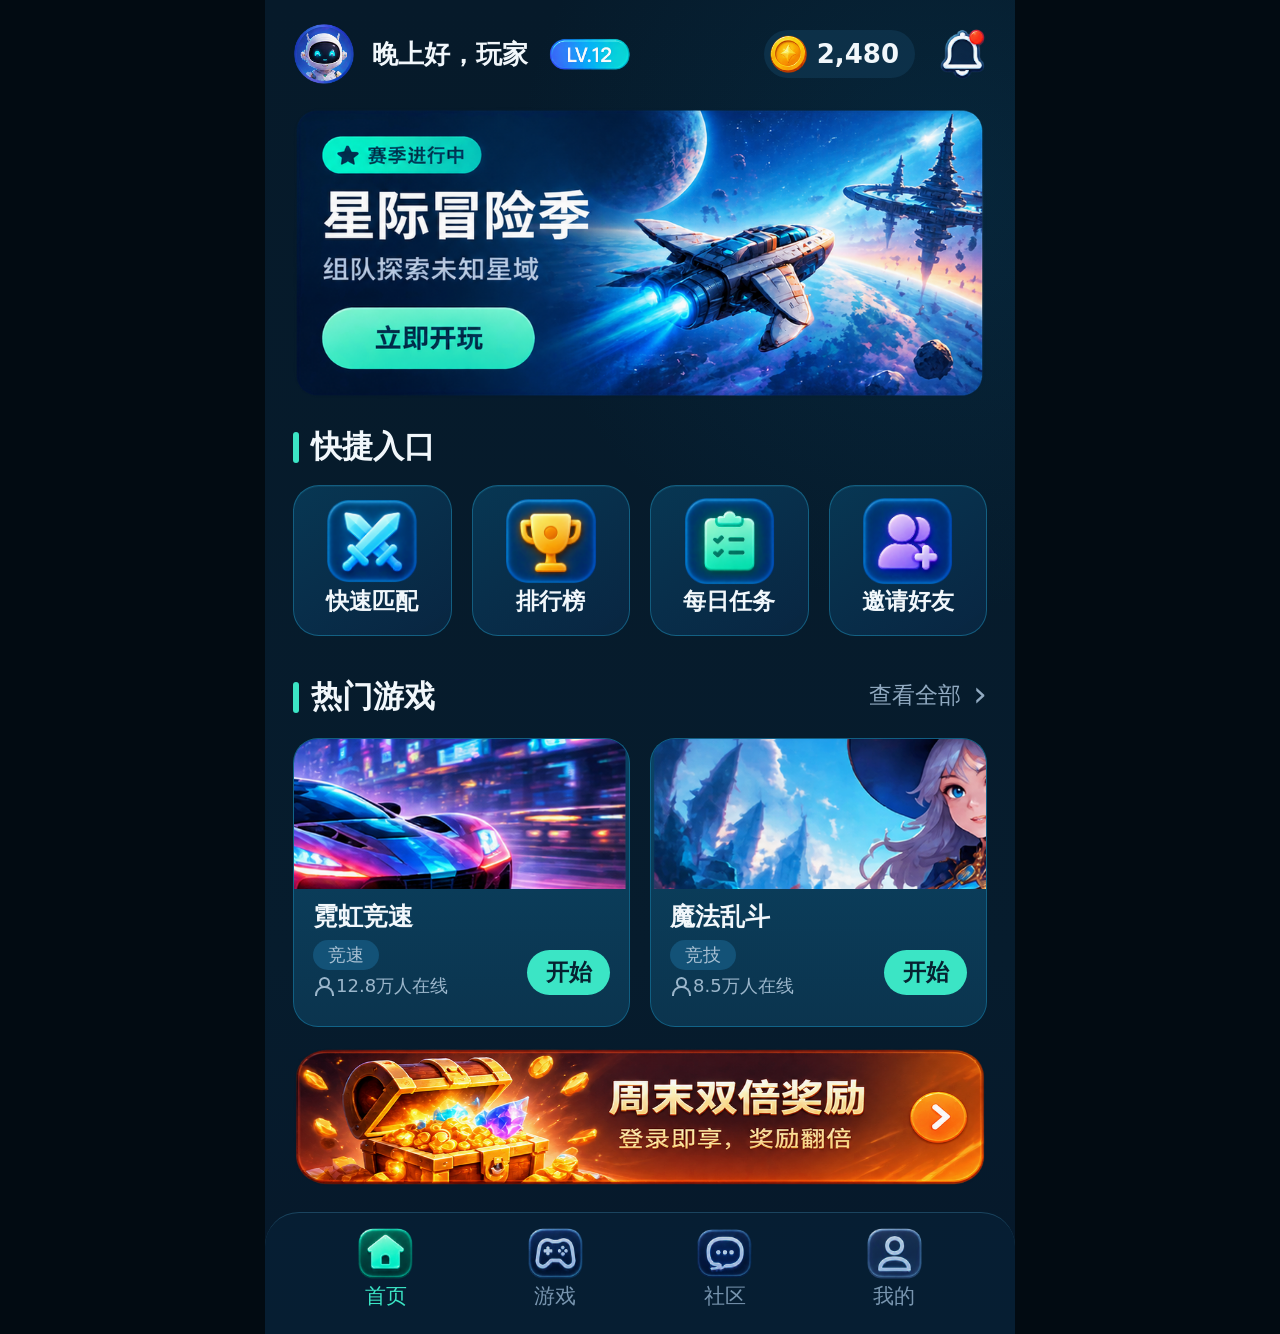
<file: src/index.html>
<!doctype html>
<html lang="zh-CN">
<head>
  <meta charset="utf-8">
  <meta name="viewport" content="width=device-width,initial-scale=1,maximum-scale=1,user-scalable=no">
  <meta name="theme-color" content="#071b2b">
  <title>游戏首页</title>
  <link rel="preload" href="../assets/approved/hero-carousel.png" as="image">
  <link rel="stylesheet" href="styles.css">
</head>
<body>
  <main class="app" aria-label="游戏首页">
    <header class="topbar">
      <img class="avatar" src="../assets/approved/player-avatar.png" alt="玩家头像">
      <strong class="greeting">晚上好，玩家</strong>
      <img class="level-pill" src="../assets/approved/level-pill.png" alt="等级 LV.12">
      <div class="coin-balance"><img src="../assets/approved/coin-icon.png" alt="金币"><span>2,480</span></div>
      <button class="icon-button notification" type="button" aria-label="通知"><img src="../assets/approved/notification-bell.png" alt=""></button>
    </header>

    <button class="hero-button" type="button" aria-label="立即开始星际冒险季">
      <img src="../assets/approved/hero-carousel.png" alt="星际冒险季，组队探索未知星域，立即开玩">
    </button>

    <section class="quick-section" aria-labelledby="quick-title">
      <h2 id="quick-title" class="section-title">快捷入口</h2>
      <div class="quick-grid">
        <button type="button"><span class="quick-icon"><img src="../assets/approved/quick-match-icon.png" alt=""></span><strong>快速匹配</strong></button>
        <button type="button"><span class="quick-icon"><img src="../assets/approved/ranking-icon.png" alt=""></span><strong>排行榜</strong></button>
        <button type="button"><span class="quick-icon"><img src="../assets/approved/daily-task-icon.png" alt=""></span><strong>每日任务</strong></button>
        <button type="button"><span class="quick-icon"><img src="../assets/approved/invite-friends-icon.png" alt=""></span><strong>邀请好友</strong></button>
      </div>
    </section>

    <section class="games-section" aria-labelledby="games-title">
      <div class="section-heading"><h2 id="games-title" class="section-title">热门游戏</h2><button type="button">查看全部 <span aria-hidden="true">›</span></button></div>
      <div class="games-grid">
        <article class="game-card">
          <img class="cover" src="../assets/approved/neon-racing-cover.png" alt="霓虹竞速游戏画面">
          <div class="game-info"><h3>霓虹竞速</h3><span class="genre">竞速</span><div class="game-row"><span class="players"><span class="people-icon" aria-hidden="true"></span>12.8万人在线</span><button type="button">开始</button></div></div>
        </article>
        <article class="game-card">
          <img class="cover" src="../assets/approved/magic-brawl-cover.png" alt="魔法乱斗游戏画面">
          <div class="game-info"><h3>魔法乱斗</h3><span class="genre">竞技</span><div class="game-row"><span class="players"><span class="people-icon" aria-hidden="true"></span>8.5万人在线</span><button type="button">开始</button></div></div>
        </article>
      </div>
    </section>

    <button class="reward-banner" type="button" aria-label="周末双倍奖励"><img src="../assets/approved/weekend-reward-banner.png" alt="周末双倍奖励，登录即享奖励翻倍"></button>

    <nav class="bottom-nav" aria-label="主导航">
      <button class="active" type="button"><img src="../assets/approved/nav-home-icon.png" alt=""><span>首页</span></button>
      <button type="button"><img src="../assets/approved/nav-games-icon.png" alt=""><span>游戏</span></button>
      <button type="button"><img src="../assets/approved/nav-community-icon.png" alt=""><span>社区</span></button>
      <button type="button"><img src="../assets/approved/nav-profile-icon.png" alt=""><span>我的</span></button>
    </nav>
  </main>
  <script src="app.js"></script>
</body>
</html>
</file>
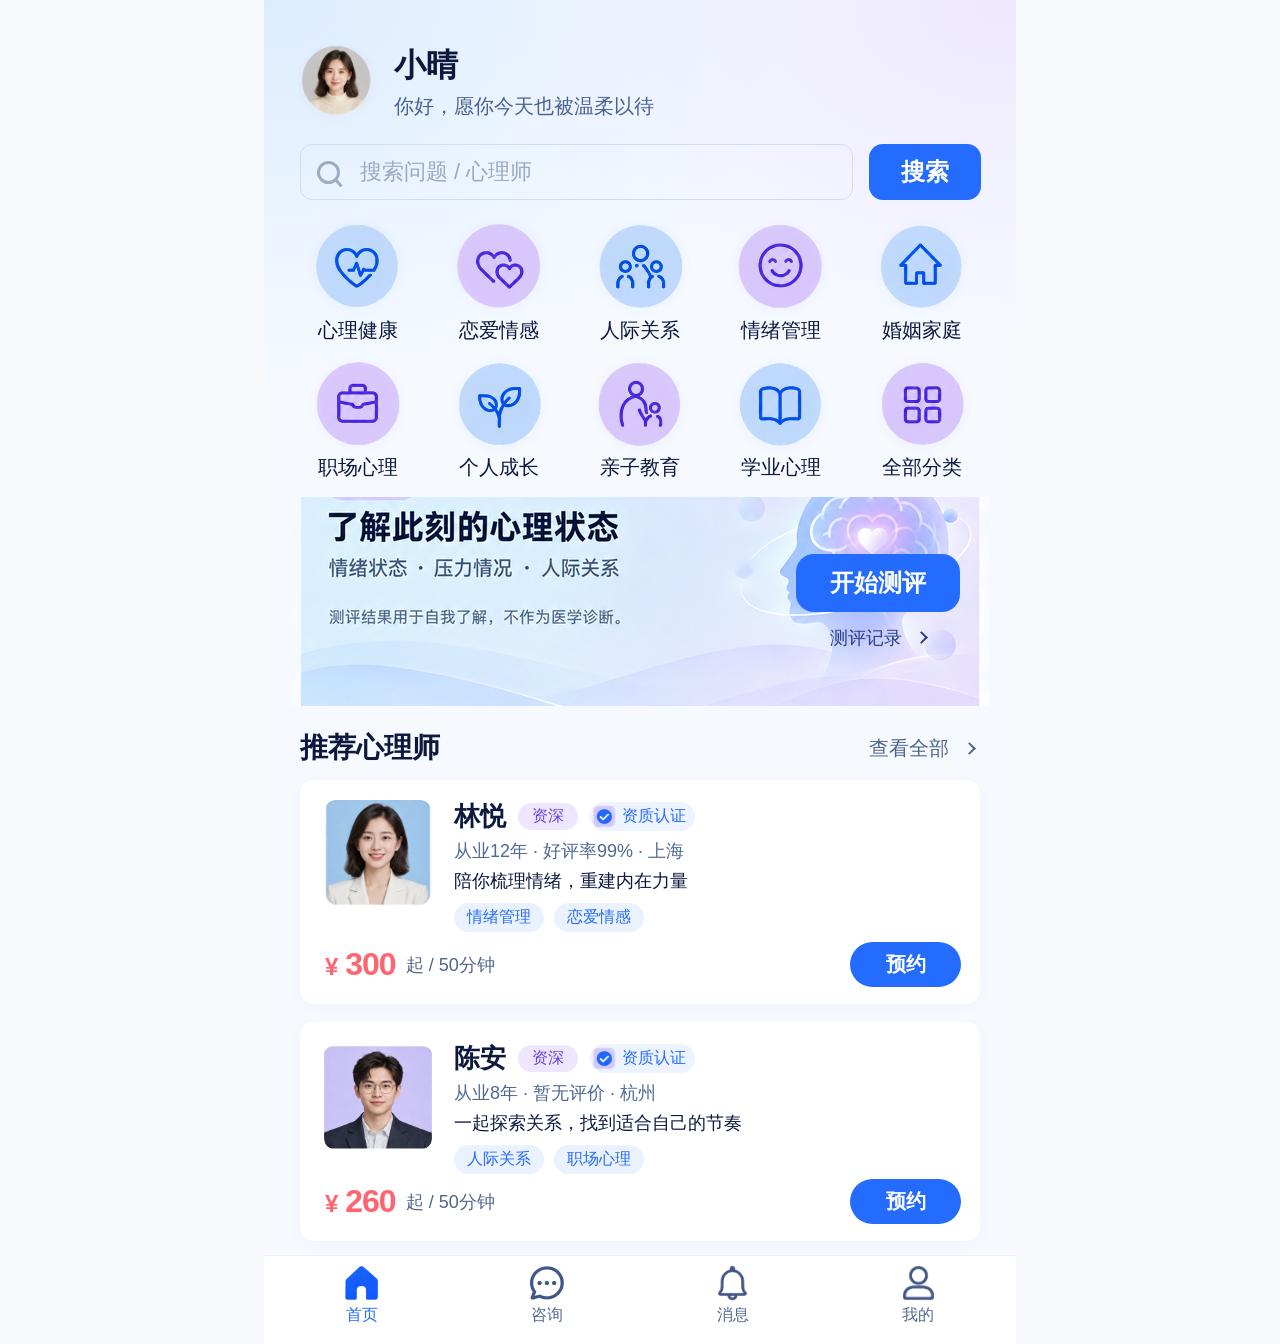
<file: pages/page-003/src/index.html>
<!doctype html><html lang="zh-CN"><head><meta charset="UTF-8"><meta name="viewport" content="width=752"><title>心理咨询 · 首页</title><link rel="stylesheet" href="styles.css"></head><body><main class="canvas"><header><img class="avatar" src="../assets/approved/asset-002.png" alt="小晴"><div><h1>小晴</h1><p>你好，愿你今天也被温柔以待</p></div></header><form class="search" id="search"><label><span class="magnifier" aria-hidden="true"></span><input name="query" aria-label="搜索问题 / 心理师" placeholder="搜索问题 / 心理师"></label><button class="primary">搜索</button></form><nav class="categories" aria-label="咨询分类"><button data-category="心理健康"><img class="" src="../assets/approved/asset-003.png" alt=""><span>心理健康</span></button><button data-category="恋爱情感"><img class="" src="../assets/approved/asset-004.png" alt=""><span>恋爱情感</span></button><button data-category="人际关系"><img class="" src="../assets/approved/asset-005.png" alt=""><span>人际关系</span></button><button data-category="情绪管理"><img class="" src="../assets/approved/asset-006.png" alt=""><span>情绪管理</span></button><button data-category="婚姻家庭"><img class="" src="../assets/approved/asset-007.png" alt=""><span>婚姻家庭</span></button><button data-category="职场心理"><img class="" src="../assets/approved/asset-008.png" alt=""><span>职场心理</span></button><button data-category="个人成长"><img class="" src="../assets/approved/asset-009.png" alt=""><span>个人成长</span></button><button data-category="亲子教育"><img class="" src="../assets/approved/asset-010.png" alt=""><span>亲子教育</span></button><button data-category="学业心理"><img class="" src="../assets/approved/asset-011.png" alt=""><span>学业心理</span></button><button data-category="全部分类"><img class="" src="../assets/approved/asset-012.png" alt=""><span>全部分类</span></button></nav><section class="assessment" aria-label="AI 测评"><img class="assessment-art" src="../assets/approved/asset-001.png" alt="了解此刻的心理状态。情绪状态 · 压力情况 · 人际关系。测评结果用于自我了解，不作为医学诊断。"><div class="assessment-actions"><button class="primary" id="start">开始测评</button><button id="records">测评记录 <span class="chevron"></span></button></div></section><section class="recommendations"><div class="section-heading"><h2>推荐心理师</h2><button id="all">查看全部 <span class="chevron"></span></button></div><div class="doctor-list"><article class="doctor" data-doctor="0"><button class="identity" data-detail="0" aria-label="查看林悦详情"><img class="portrait" src="../assets/approved/asset-013.png" alt="林悦心理师"><div><div class="name"><strong>林悦</strong><span class="senior">资深</span><span class="verified"><img class="" src="../assets/approved/asset-014.png" alt="">资质认证</span></div><p class="meta">从业12年 · 好评率99% · 上海</p><p class="intro">陪你梳理情绪，重建内在力量</p><div class="tags"><span>情绪管理</span><span>恋爱情感</span></div></div></button><div class="booking"><span class="price"><small>¥</small> 300</span><span class="duration">起 / 50分钟</span><button class="primary reserve" data-book="0">预约</button></div></article><article class="doctor" data-doctor="1"><button class="identity" data-detail="1" aria-label="查看陈安详情"><img class="portrait" src="../assets/approved/asset-015.png" alt="陈安心理师"><div><div class="name"><strong>陈安</strong><span class="senior">资深</span><span class="verified"><img class="" src="../assets/approved/asset-014.png" alt="">资质认证</span></div><p class="meta">从业8年 · 暂无评价 · 杭州</p><p class="intro">一起探索关系，找到适合自己的节奏</p><div class="tags"><span>人际关系</span><span>职场心理</span></div></div></button><div class="booking"><span class="price"><small>¥</small> 260</span><span class="duration">起 / 50分钟</span><button class="primary reserve" data-book="1">预约</button></div></article></div></section><nav class="bottom-nav" aria-label="主导航"><button data-nav="首页" aria-current="page"><img class="" src="../assets/approved/asset-016.png" alt=""><span>首页</span></button><button data-nav="咨询" ><img class="" src="../assets/approved/asset-017.png" alt=""><span>咨询</span></button><button data-nav="消息" ><img class="" src="../assets/approved/asset-018.png" alt=""><span>消息</span></button><button data-nav="我的" ><img class="" src="../assets/approved/asset-019.png" alt=""><span>我的</span></button></nav></main><dialog id="panel"><div class="dialog-heading"><h2 id="panel-title"></h2><button id="close" aria-label="关闭">×</button></div><div id="panel-body"></div></dialog><script src="app.js"></script></body></html>
</file>
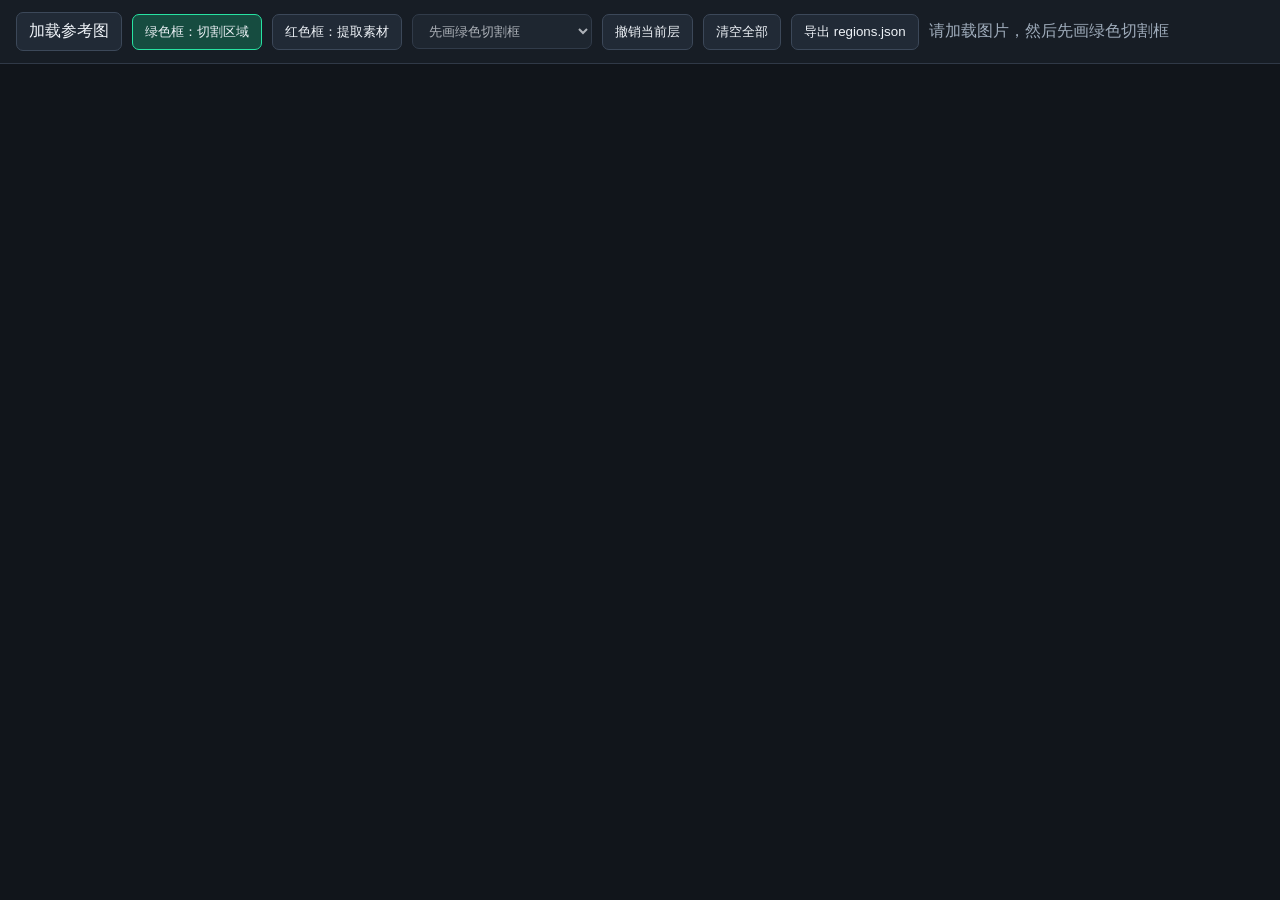
<file: tools/region-marker.html>
<!doctype html>
<html lang="zh-CN">
<head>
  <meta charset="utf-8">
  <meta name="viewport" content="width=device-width,initial-scale=1">
  <title>UI 素材区域标记器</title>
  <style>
    :root { color-scheme: dark; font-family: system-ui, sans-serif; }
    body { margin: 0; background: #11151b; color: #eef2f7; }
    header { position: sticky; top: 0; z-index: 2; display: flex; flex-wrap: wrap; gap: 10px; align-items: center; padding: 12px 16px; background: #171d25; border-bottom: 1px solid #303947; }
    button, label, select { border: 1px solid #3c4859; border-radius: 7px; padding: 8px 12px; background: #212a36; color: inherit; cursor: pointer; }
    button:hover, label:hover, select:hover { background: #2a3544; }
    button.active { border-color: #27e3a2; background: #164c40; }
    input[type=file] { display: none; }
    #status { color: #9eabba; }
    main { padding: 24px; overflow: auto; }
    #stage, #assetStage { position: relative; width: max-content; line-height: 0; user-select: none; }
    #image, #assetCanvas { display: block; max-width: none; }
    #overlay, #assetOverlay { position: absolute; inset: 0; cursor: crosshair; }
    #assetStage { display: none; }
    .region { position: absolute; box-sizing: border-box; border: 2px solid #27e3a2; background: rgb(39 227 162 / 12%); cursor: pointer; }
    .region.selected { border-color: #ffe06b; background: rgb(255 224 107 / 15%); }
    .target { position: absolute; box-sizing: border-box; border: 2px solid #ff4f68; background: rgb(255 79 104 / 12%); pointer-events: none; }
    .region span, .target span { position: absolute; top: 0; left: 0; padding: 7px 6px; color: white; font: 12px/1 system-ui; white-space: nowrap; }
    .region span { background: #0e604a; }
    .target span { background: #9e2639; }
    #selection { min-width: 180px; }
  </style>
</head>
<body>
  <header>
    <label>加载参考图<input id="file" type="file" accept="image/png,image/jpeg,image/webp"></label>
    <button id="cropMode" class="active">绿色框：切割区域</button>
    <button id="assetMode">红色框：提取素材</button>
    <select id="selection" disabled><option>先画绿色切割框</option></select>
    <button id="undo">撤销当前层</button>
    <button id="clear">清空全部</button>
    <button id="export">导出 regions.json</button>
    <span id="status">请加载图片，然后先画绿色切割框</span>
  </header>
  <main>
    <div id="stage"><img id="image"><div id="overlay"></div></div>
    <div id="assetStage"><canvas id="assetCanvas"></canvas><div id="assetOverlay"></div></div>
  </main>
  <script>
    const file = document.querySelector('#file');
    const image = document.querySelector('#image');
    const overlay = document.querySelector('#overlay');
    const stage = document.querySelector('#stage');
    const assetStage = document.querySelector('#assetStage');
    const assetCanvas = document.querySelector('#assetCanvas');
    const assetOverlay = document.querySelector('#assetOverlay');
    const selection = document.querySelector('#selection');
    const status = document.querySelector('#status');
    const regions = [];
    let mode = 'crop';
    let selectedRegion = -1;
    let start = null;

    function loadImage(src) {
      regions.length = 0; selectedRegion = -1; mode = 'crop';
      image.onload = () => { overlay.style.width = `${image.naturalWidth}px`; overlay.style.height = `${image.naturalHeight}px`; render(); };
      image.src = src;
    }
    function render() {
      stage.style.display = mode === 'crop' ? 'block' : 'none';
      assetStage.style.display = mode === 'asset' ? 'block' : 'none';
      if (mode === 'crop') {
        overlay.replaceChildren();
        regions.forEach((r, i) => {
          const box = document.createElement('div'); box.className = `region${i === selectedRegion ? ' selected' : ''}`;
          Object.assign(box.style, {left:`${r.x}px`, top:`${r.y}px`, width:`${r.width}px`, height:`${r.height}px`});
          const tag = document.createElement('span'); tag.textContent = `切割-${String(i + 1).padStart(3, '0')}`; box.append(tag);
          box.addEventListener('click', e => { e.stopPropagation(); selectedRegion = i; render(); }); overlay.append(box);
        });
      } else drawAssetCanvas();
      selection.replaceChildren();
      regions.forEach((r, i) => { const o = document.createElement('option'); o.value = i; o.textContent = `切割-${String(i + 1).padStart(3, '0')}（${r.targets.length} 个素材）`; o.selected = i === selectedRegion; selection.append(o); });
      selection.disabled = !regions.length;
      status.textContent = image.src ? `${image.naturalWidth} × ${image.naturalHeight}，切割区域 ${regions.length} 个，当前模式：${mode === 'crop' ? '绿色切割框' : '红色素材框'}` : '请加载图片';
    }
    function drawAssetCanvas() {
      assetOverlay.replaceChildren();
      const r = regions[selectedRegion]; if (!r) return;
      assetCanvas.width = r.width; assetCanvas.height = r.height; assetStage.style.width = `${r.width}px`; assetStage.style.height = `${r.height}px`;
      assetCanvas.getContext('2d').drawImage(image, r.x, r.y, r.width, r.height, 0, 0, r.width, r.height);
      r.targets.forEach((t, i) => { const box = document.createElement('div'); box.className = 'target'; Object.assign(box.style, {left:`${t.x}px`, top:`${t.y}px`, width:`${t.width}px`, height:`${t.height}px`}); const tag = document.createElement('span'); tag.textContent = `素材-${String(i + 1).padStart(3, '0')}`; box.append(tag); assetOverlay.append(box); });
    }
    function pointerStart(event, target) { if (!image.src || (mode === 'asset' && selectedRegion < 0)) return; const rect = target.getBoundingClientRect(); start = {x:Math.round(event.clientX - rect.left), y:Math.round(event.clientY - rect.top)}; target.setPointerCapture(event.pointerId); }
    function pointerEnd(event, target) {
      if (!start) return; const rect = target.getBoundingClientRect(); const end = {x:Math.round(event.clientX - rect.left), y:Math.round(event.clientY - rect.top)}; const maxW = mode === 'crop' ? image.naturalWidth : regions[selectedRegion].width; const maxH = mode === 'crop' ? image.naturalHeight : regions[selectedRegion].height; const x = Math.max(0, Math.min(start.x, end.x)); const y = Math.max(0, Math.min(start.y, end.y)); const width = Math.min(maxW, Math.max(start.x, end.x)) - x; const height = Math.min(maxH, Math.max(start.y, end.y)) - y;
      if (width >= 8 && height >= 8) mode === 'crop' ? regions.push({x, y, width, height, purpose:'', approved:true, targets:[]}) : regions[selectedRegion].targets.push({x, y, width, height, purpose:'', approved:true}); start = null; render();
    }
    overlay.addEventListener('pointerdown', e => pointerStart(e, overlay)); overlay.addEventListener('pointerup', e => pointerEnd(e, overlay));
    assetOverlay.addEventListener('pointerdown', e => pointerStart(e, assetOverlay)); assetOverlay.addEventListener('pointerup', e => pointerEnd(e, assetOverlay));
    document.querySelector('#cropMode').onclick = () => { mode = 'crop'; render(); document.querySelector('#cropMode').classList.add('active'); document.querySelector('#assetMode').classList.remove('active'); };
    document.querySelector('#assetMode').onclick = () => { if (!regions.length) return; mode = 'asset'; if (selectedRegion < 0) selectedRegion = 0; render(); document.querySelector('#assetMode').classList.add('active'); document.querySelector('#cropMode').classList.remove('active'); };
    selection.onchange = () => { selectedRegion = Number(selection.value); render(); };
    document.querySelector('#undo').onclick = () => { if (mode === 'crop') regions.pop(); else if (regions[selectedRegion]) regions[selectedRegion].targets.pop(); render(); };
    document.querySelector('#clear').onclick = () => { regions.length = 0; selectedRegion = -1; render(); };
    document.querySelector('#export').onclick = () => { if (!image.src) return; const payload = {canvas:{width:image.naturalWidth,height:image.naturalHeight}, regions:regions.map((r,i)=>({id:`region-${String(i+1).padStart(3,'0')}`, ...r, targets:r.targets.map((t,j)=>({id:`target-${String(j+1).padStart(3,'0')}`, ...t}))}))}; const link = document.createElement('a'); link.href = URL.createObjectURL(new Blob([JSON.stringify(payload,null,2)],{type:'application/json'})); link.download='regions.json'; link.click(); URL.revokeObjectURL(link.href); };
    file.addEventListener('change', () => { if (file.files[0]) loadImage(URL.createObjectURL(file.files[0])); });
    const defaultImage = new URLSearchParams(location.search).get('image'); if (defaultImage) loadImage(defaultImage);
  </script>
</body>
</html>
</file>
<file: src/styles.css>
:root {
  color-scheme: dark;
  --page: #061a2a;
  --surface: #092d46;
  --surface-deep: #08263c;
  --stroke: #0b5575;
  --text: #f1f7fb;
  --muted: #91aac1;
  --accent: #3be5c5;
  font-family: "PingFang SC", "Microsoft YaHei", system-ui, sans-serif;
}

* { box-sizing: border-box; }
html, body { margin: 0; width: 100%; min-height: 100%; background: #020b12; }
body { display: flex; justify-content: center; color: var(--text); }
button { font: inherit; color: inherit; border: 0; cursor: pointer; }
button:focus-visible { outline: 3px solid #a8fff0; outline-offset: 3px; }
button:active { transform: scale(.985); }

.app {
  position: relative;
  width: 750px;
  height: 1334px;
  overflow: hidden;
  background:
    radial-gradient(circle at 90% 14%, rgba(10, 92, 132, .18), transparent 32%),
    linear-gradient(180deg, #061a2a 0%, #061c2d 72%, #06182a 100%);
}

.topbar { position: absolute; left: 28px; top: 21px; width: 694px; height: 66px; display: flex; align-items: center; }
.avatar { width: 62px; height: 62px; object-fit: contain; }
.greeting { margin-left: 17px; font-size: 26px; line-height: 1; letter-spacing: 0; white-space: nowrap; }
.level-pill { width: 83px; height: 42px; object-fit: contain; margin-left: 20px; }
.coin-balance { margin-left: auto; height: 48px; min-width: 132px; padding: 4px 16px 4px 5px; border-radius: 24px; background: rgba(15, 53, 79, .78); display: flex; align-items: center; gap: 8px; }
.coin-balance img { width: 40px; height: 40px; object-fit: contain; }
.coin-balance span { font-size: 26px; font-weight: 700; letter-spacing: 0; }
.icon-button { background: transparent; padding: 0; }
.notification { margin-left: 24px; width: 48px; height: 54px; }
.notification img { width: 100%; height: 100%; object-fit: contain; }

.hero-button { position: absolute; left: 28px; top: 107px; width: 694px; height: 292px; padding: 0; border-radius: 27px; overflow: hidden; background: transparent; }
.hero-button img { width: 100%; height: 100%; display: block; object-fit: fill; }

.section-title { position: relative; margin: 0; padding-left: 18px; font-size: 31px; line-height: 38px; font-weight: 750; letter-spacing: 0; }
.section-title::before { content: ""; position: absolute; left: 0; top: 5px; width: 6px; height: 31px; border-radius: 3px; background: var(--accent); }
.quick-section { position: absolute; left: 28px; top: 427px; width: 694px; height: 219px; }
.quick-grid { display: grid; grid-template-columns: repeat(4, 1fr); gap: 20px; margin-top: 20px; }
.quick-grid button { height: 151px; padding: 8px 8px 18px; border: 1px solid rgba(25, 123, 160, .64); border-radius: 26px; background: linear-gradient(145deg, rgba(8, 57, 86, .94), rgba(9, 38, 66, .96)); box-shadow: inset 0 1px 0 rgba(97, 221, 244, .08); display: flex; flex-direction: column; align-items: center; justify-content: flex-end; }
.quick-icon { display: block; width: 92px; height: 88px; margin-bottom: 1px; }
.quick-icon img { width: 100%; height: 100%; object-fit: contain; }
.quick-grid strong { font-size: 23px; line-height: 31px; white-space: nowrap; letter-spacing: 0; }

.games-section { position: absolute; left: 28px; top: 678px; width: 694px; height: 348px; }
.section-heading { display: flex; align-items: center; justify-content: space-between; height: 43px; }
.section-heading .section-title, .section-heading > button { transform: translateY(-4px); }
.section-heading > button { padding: 7px 0 7px 16px; background: transparent; color: var(--muted); font-size: 23px; }
.section-heading > button span { padding-left: 5px; font-size: 35px; line-height: 10px; vertical-align: -3px; }
.games-grid { display: grid; grid-template-columns: 337px 337px; gap: 20px; margin-top: 17px; }
.game-card { height: 289px; overflow: hidden; border: 1px solid rgba(20, 111, 150, .72); border-radius: 25px; background: linear-gradient(180deg, #0a4565, #0b344e); }
.cover { display: block; width: 100%; height: 150px; object-fit: cover; }
.game-info { position: relative; padding: 12px 19px 13px; }
.game-info h3 { margin: 0 0 8px; font-size: 25px; line-height: 31px; letter-spacing: 0; }
.genre { display: inline-flex; align-items: center; height: 30px; padding: 0 15px; border-radius: 15px; background: #135277; color: #a8c0d3; font-size: 18px; }
.game-row { display: flex; align-items: center; justify-content: space-between; margin-top: 4px; }
.players { display: flex; align-items: center; color: #9bb6cb; font-size: 18px; white-space: nowrap; }
.people-icon { position: relative; width: 18px; height: 20px; margin-right: 5px; }
.people-icon::before { content: ""; position: absolute; left: 6px; top: 1px; width: 7px; height: 7px; border: 2px solid currentColor; border-radius: 50%; }
.people-icon::after { content: ""; position: absolute; left: 2px; bottom: 0; width: 15px; height: 8px; border: 2px solid currentColor; border-bottom: 0; border-radius: 9px 9px 0 0; }
.game-row button { position: absolute; right: 19px; bottom: 16px; width: 83px; height: 45px; border-radius: 23px; background: var(--accent); color: #062231; font-size: 23px; font-weight: 700; }

.reward-banner { position: absolute; left: 28px; top: 1047px; width: 694px; height: 140px; padding: 0; background: transparent; border-radius: 26px; overflow: hidden; }
.reward-banner img { display: block; width: 100%; height: 100%; object-fit: fill; }

.bottom-nav { position: absolute; left: 0; bottom: 0; width: 750px; height: 122px; padding: 11px 36px 5px; display: grid; grid-template-columns: repeat(4, 1fr); border-top: 1px solid rgba(37, 89, 119, .66); border-radius: 34px 34px 0 0; background: rgba(7, 31, 51, .98); }
.bottom-nav button { background: transparent; display: flex; flex-direction: column; align-items: center; justify-content: flex-start; color: #7895af; font-size: 21px; line-height: 28px; }
.bottom-nav img { width: 57px; height: 57px; margin-bottom: 0; object-fit: contain; opacity: .9; }
.bottom-nav .active { color: var(--accent); }
.bottom-nav .active img { opacity: 1; }

@media (max-width: 749px) {
  .app { transform-origin: top center; transform: scale(calc(100vw / 750)); margin-bottom: calc((1334px * (100vw / 750)) - 1334px); }
}

@media (prefers-reduced-transparency: reduce) {
  .coin-balance, .bottom-nav { background: #08243a; }
}
</file>
<file: pages/page-003/src/styles.css>
*{box-sizing:border-box}body{margin:0;background:#f6f8fc;color:#0c183e;font-family:"Microsoft YaHei","PingFang SC",Arial,sans-serif}button,input{font:inherit}button{cursor:pointer;border:0;background:none;color:inherit}button:focus-visible,input:focus-visible{outline:4px solid #8cb3ff;outline-offset:4px}button:active{filter:brightness(.94)}.canvas{width:752px;height:1344px;position:relative;margin:0 auto;overflow:hidden;background:radial-gradient(ellipse 610px 430px at 0 0,#dcecff 0,transparent 90%),radial-gradient(ellipse 630px 410px at 100% 0,#eee8ff 0,transparent 85%),#f6faff}header{position:absolute;top:44px;left:37px;display:flex;align-items:center;gap:20px}.avatar{width:73px;height:73px;object-fit:cover;border-radius:50%}h1{font-size:32px;margin:0 0 2px;font-weight:700}header p{font-size:20px;color:#49618e;margin:0;line-height:32px}.search{position:absolute;left:36px;right:35px;top:144px;height:56px;display:flex;gap:16px}.search label{display:flex;align-items:center;flex:1;border:1px solid #d0ddf0;border-radius:12px;padding:0 16px;gap:18px}.search input{border:0;background:transparent;outline:0;width:100%;font-size:22px;color:#172033}.search input::placeholder{color:#9aa9c2}.magnifier{display:block;flex-shrink:0;width:23px;height:23px;border:3px solid #9eacc3;border-radius:50%;position:relative}.magnifier:after{content:"";position:absolute;width:10px;height:3px;background:#9eacc3;transform:rotate(48deg);right:-6px;bottom:-3px}.primary{background:#246bff;color:white;border-radius:14px;font-weight:600}.search>.primary{width:112px;font-size:24px}.categories{position:absolute;left:36px;right:36px;top:226px;display:grid;grid-template-columns:repeat(5,1fr);row-gap:19px;column-gap:25px}.categories button{padding:0;display:flex;flex-direction:column;align-items:center;gap:7px;height:118px;white-space:nowrap;font-size:20px}.categories img{width:84px;height:84px;object-fit:contain}.assessment{position:absolute;left:27px;top:497px;width:698px;height:209px}.assessment-art{width:100%;height:100%;display:block;object-fit:contain}.assessment-actions{position:absolute;right:29px;top:57px;display:flex;flex-direction:column;align-items:center;gap:4px}.assessment-actions>.primary{width:164px;height:58px;border-radius:18px;font-size:24px}.assessment-actions>#records{font-size:18px;min-height:44px;color:#293e8d}.chevron{display:inline-block;width:9px;height:9px;border-top:2px solid currentColor;border-right:2px solid currentColor;transform:rotate(45deg);margin-left:10px;vertical-align:2px}.recommendations{position:absolute;top:726px;left:36px;right:36px}.section-heading{display:flex;justify-content:space-between;align-items:center;height:44px;margin-bottom:10px}h2{margin:0;font-size:28px;font-weight:700}.section-heading button{font-size:20px;color:#50658d;min-height:44px}.doctor-list{display:grid;gap:18px}.doctor{height:224px;border-radius:14px;background:#fff;box-shadow:0 3px 14px #436fad0a;padding:20px 20px 16px 24px;position:relative}.doctor:nth-child(2){height:219px}.identity{display:flex;text-align:left;padding:0;gap:22px;width:100%}.portrait{width:108px;height:108px;border-radius:12px;object-fit:cover}.name{display:flex;align-items:center;gap:12px;height:33px}.name strong{font-size:26px}.senior{font-size:16px;color:#6742df;background:#eee6ff;border-radius:20px;padding:3px 14px}.verified{display:flex;align-items:center;gap:5px;font-size:16px;color:#246bff;border-radius:20px;background:#edf3ff;padding:2px 9px 2px 2px}.verified img{width:25px;height:25px}.meta{font-size:18px;color:#506993;margin:6px 0 6px;white-space:pre}.intro{font-size:18px;margin:0 0 10px;line-height:24px}.tags{display:flex;gap:10px}.tags span{font-size:16px;color:#246bff;background:#eaf2ff;border-radius:18px;padding:4px 13px}.booking{display:flex;align-items:center;gap:10px;position:absolute;bottom:16px;left:25px;right:19px;height:47px}.price{font:600 32px Arial,sans-serif;color:#ff6570;letter-spacing:-1px}.price small{font-size:24px}.duration{font-size:18px;color:#50658d}.reserve{margin-left:auto;border-radius:28px;width:111px;height:45px;font-size:20px}.bottom-nav{position:absolute;bottom:0;left:0;right:0;height:89px;background:#fff;display:grid;grid-template-columns:repeat(4,1fr);padding:8px 5px 12px;border-top:1px solid #edf1f7}.bottom-nav button{display:flex;flex-direction:column;align-items:center;gap:4px;font-size:16px;color:#52688e}.bottom-nav img{width:36px;height:36px;object-fit:contain}.bottom-nav [aria-current]{color:#246bff}dialog{width:660px;max-width:calc(100vw - 40px);max-height:88vh;border:0;border-radius:24px;padding:28px;color:#172033;box-shadow:0 16px 80px #17203333}dialog::backdrop{background:#17203377}.dialog-heading{display:flex;align-items:center;justify-content:space-between;margin-bottom:20px}.dialog-heading button{font-size:32px;width:48px;height:48px}.dialog-heading h2{font-size:26px}#panel-body{font-size:20px;line-height:1.7}#panel-body button{min-height:48px;padding:8px 20px;border-radius:12px}#panel-body .choice{display:block;width:100%;margin:12px 0;background:#edf4ff;color:#246bfd;text-align:left}#panel-body p{margin:12px 0}#panel-body .notice{font-size:17px;color:#59657a}#panel-body label{display:block;margin:14px 0}#panel-body input,#panel-body select{width:100%;padding:10px;border:1px solid #c8d0dc;border-radius:8px;font:inherit}#panel-body .doctor{margin:15px 0;height:225px}#panel-body .identity{min-height:0;padding:0}#panel-body .reserve{padding:0}.empty{padding:25px;background:#f1f5fb;border-radius:12px}
.categories img{width:100px;height:100px;margin-top:-8px;margin-bottom:-8px}.avatar{object-fit:cover;transform:scale(1.12)}
</file>
